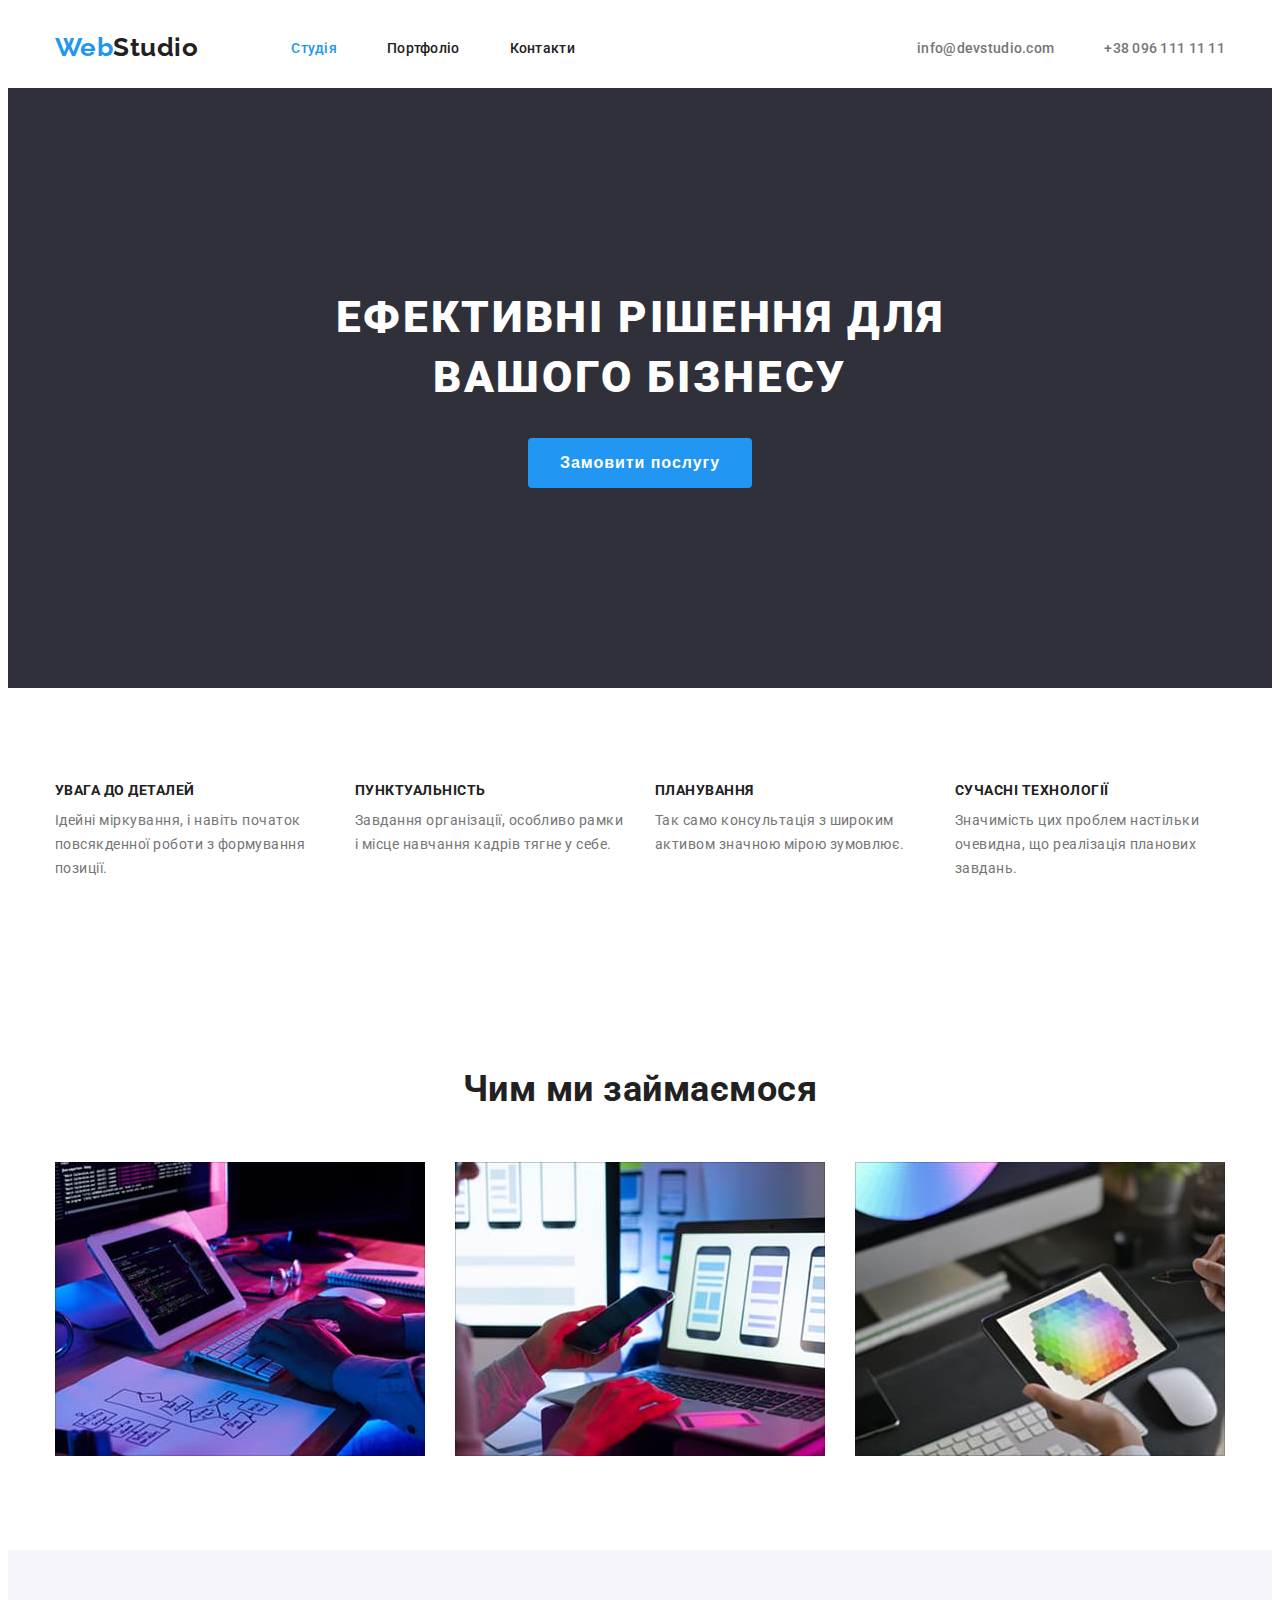
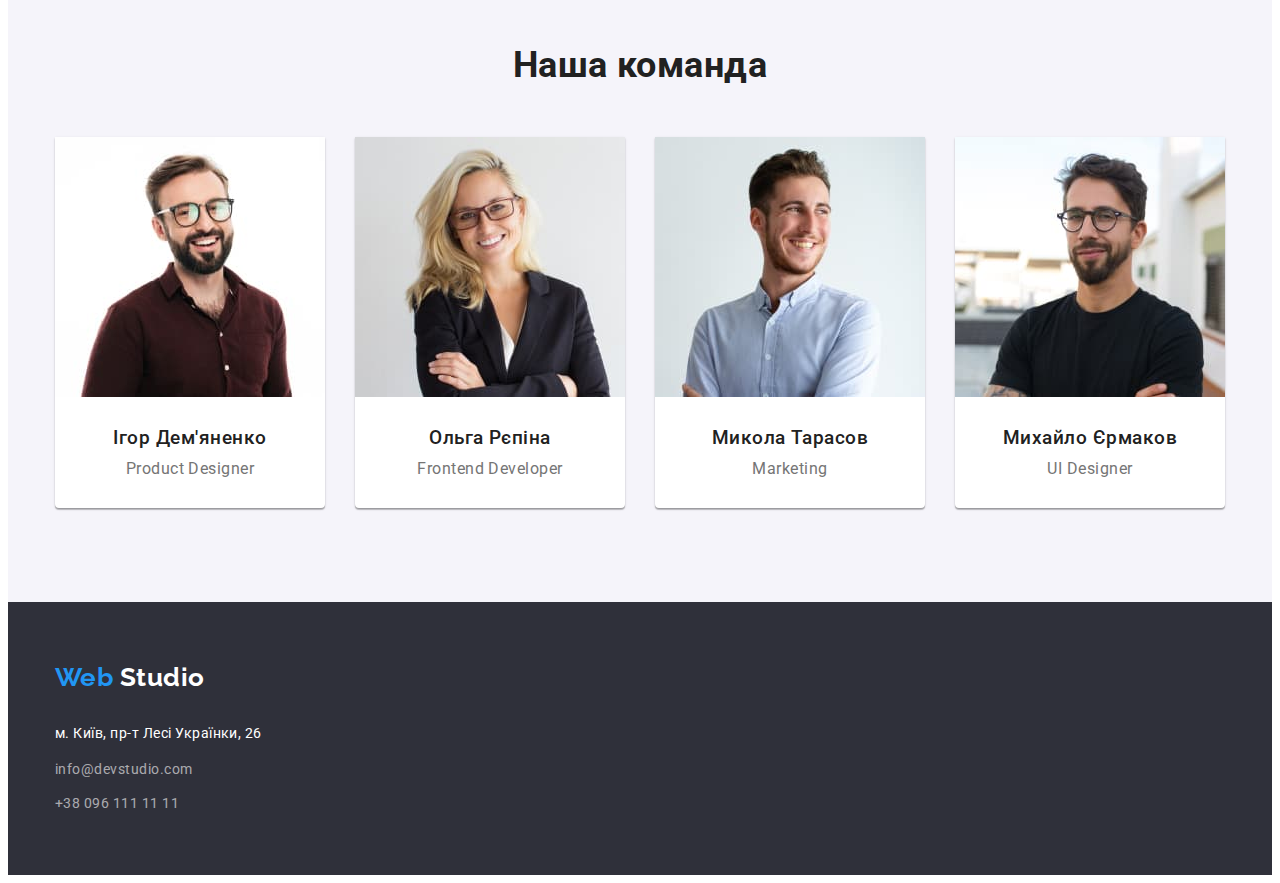
<file: index.html>
<!doctype html>
<html lang="uk">
  <head>
    <meta charset="UTF-8" />
    <meta name="viewport" content="width=device-width, initial-scale=1.0" />
    <title>Студия</title>
    <link rel="preconnect" href="https://fonts.googleapis.com" />
    <link rel="preconnect" href="https://fonts.gstatic.com" crossorigin />
    <link
      href="https://fonts.googleapis.com/css2?family=Raleway:wght@700&family=Roboto:wght@400;500;700;900&display=swap"
      rel="stylesheet"
    />
    <link
      rel="stylesheet"
      href="https://cdnjs.cloudflare.com/ajax/libs/modern-normalize/3.0.1/modern-normalize.min.css"
      integrity="sha512-q6WgHqiHlKyOqslT/lgBgodhd03Wp4BEqKeW6nNtlOY4quzyG3VoQKFrieaCeSnuVseNKRGpGeDU3qPmabCANg=="
      crossorigin="anonymous"
      referrerpolicy="no-referrer"
    />
    <link rel="stylesheet" href="./css/styles.css" />
  </head>
  <body>
    <header class="header">
      <div class="container header-container">
        <a href="./index.html" class="logo-link"> <span class="logo-accent">Web</span>Studio </a>
        <nav>
          <ul class="nav-list">
            <li><a href="./index.html" class="nav-link current">Студія</a></li>
            <li><a href="./portfolio.html" class="nav-link">Портфоліо</a></li>
            <li><a href="" class="nav-link">Контакти</a></li>
          </ul>
        </nav>
        <ul class="header-list">
          <li>
            <a href="mailto:info@devstudio.com" class="header-contact">info@devstudio.com</a>
          </li>
          <li>
            <a href="tel:+380961111111" class="header-contact">+38 096 111 11 11</a>
          </li>
        </ul>
      </div>
    </header>
    <main>
      <section class="hero">
        <div class="container">
          <h1 class="hero-title">Ефективні рішення для вашого бізнесу</h1>
          <button type="button" class="hero-button">Замовити послугу</button>
        </div>
      </section>
      <section class="section">
        <div class="container">
          <h2 class="visually-hidden">Наші переваги</h2>
          <ul class="feature-list">
            <li class="feature-item">
              <h3 class="feature-title">УВАГА ДО ДЕТАЛЕЙ</h3>
              <p class="feature-text">
                Ідейні міркування, і навіть початок повсякденної роботи з формування позиції.
              </p>
            </li>
            <li class="feature-item">
              <h3 class="feature-title">ПУНКТУАЛЬНІСТЬ</h3>
              <p class="feature-text">
                Завдання організації, особливо рамки і місце навчання кадрів тягне у себе.
              </p>
            </li>
            <li class="feature-item">
              <h3 class="feature-title">ПЛАНУВАННЯ</h3>
              <p class="feature-text">
                Так само консультація з широким активом значною мірою зумовлює.
              </p>
            </li>
            <li class="feature-item">
              <h3 class="feature-title">СУЧАСНІ ТЕХНОЛОГІЇ</h3>
              <p class="feature-text">
                Значимість цих проблем настільки очевидна, що реалізація планових завдань.
              </p>
            </li>
          </ul>
        </div>
      </section>

      <section class="section">
        <!-- services -->
        <div class="container">
          <h2 class="section-title">Чим ми займаємося</h2>
          <ul class="services-list">
            <li>
              <img
                src="./images/examples-of-work/box1.jpg"
                alt="Приклади робіт"
                width="370"
                height="294"
              />
            </li>
            <li>
              <img
                src="./images/examples-of-work/box2.jpg"
                alt="Приклади робіт"
                width="370"
                height="294"
              />
            </li>
            <li>
              <img
                src="./images/examples-of-work/box3.jpg"
                alt="Приклади робіт"
                width="370"
                height="294"
              />
            </li>
          </ul>
        </div>
      </section>
      <section class="section team">
        <div class="container">
          <h2 class="section-title">Наша команда</h2>
          <ul class="team-list">
            <li class="team-item">
              <img
                src="./images/employees/img.jpg"
                alt="Фото співробітника Ігор Дем'яненко"
                width="270"
                height="260"
              />
              <div class="team-info">
                <h3 class="team-title">Ігор Дем'яненко</h3>
                <p class="team-text">Product Designer</p>
              </div>
            </li>
            <li class="team-item">
              <img
                src="./images/employees/img-1.jpg"
                alt="Фото співробітника Ольга Рєпіна"
                width="270"
                height="260"
              />
              <div class="team-info">
                <h3 class="team-title">Ольга Рєпіна</h3>
                <p class="team-text">Frontend Developer</p>
              </div>
            </li>
            <li class="team-item">
              <img
                src="./images/employees/img-2.jpg"
                alt="Фото співробітника Микола Тарасов"
                width="270"
                height="260"
              />
              <div class="team-info">
                <h3 class="team-title">Микола Тарасов</h3>
                <p class="team-text">Marketing</p>
              </div>
            </li>
            <li class="team-item">
              <img
                src="./images/employees/img-3.jpg"
                alt="Фото співробітника Михайло Єрмаков"
                width="270"
                height="260"
              />
              <div class="team-info">
                <h3 class="team-title">Михайло Єрмаков</h3>
                <p class="team-text">UI Designer</p>
              </div>
            </li>
          </ul>
        </div>
      </section>
    </main>
    <footer class="footer">
      <div class="container">
        <a href="./index.html" class="logo-link">
          <span class="logo-accent">Web</span> <span class="logo-footer">Studio</span>
        </a>
        <address class="contact">
          <p class="contact-address">м. Київ, пр-т Лесі Українки, 26</p>
          <ul class="contact-items">
            <li>
              <a href="mailto:info@devstudio.com" class="contact-link">info@devstudio.com</a>
            </li>
            <li>
              <a href="tel:+380961111111" class="contact-link">+38 096 111 11 11</a>
            </li>
          </ul>
        </address>
      </div>
    </footer>
  </body>
</html>
</file>
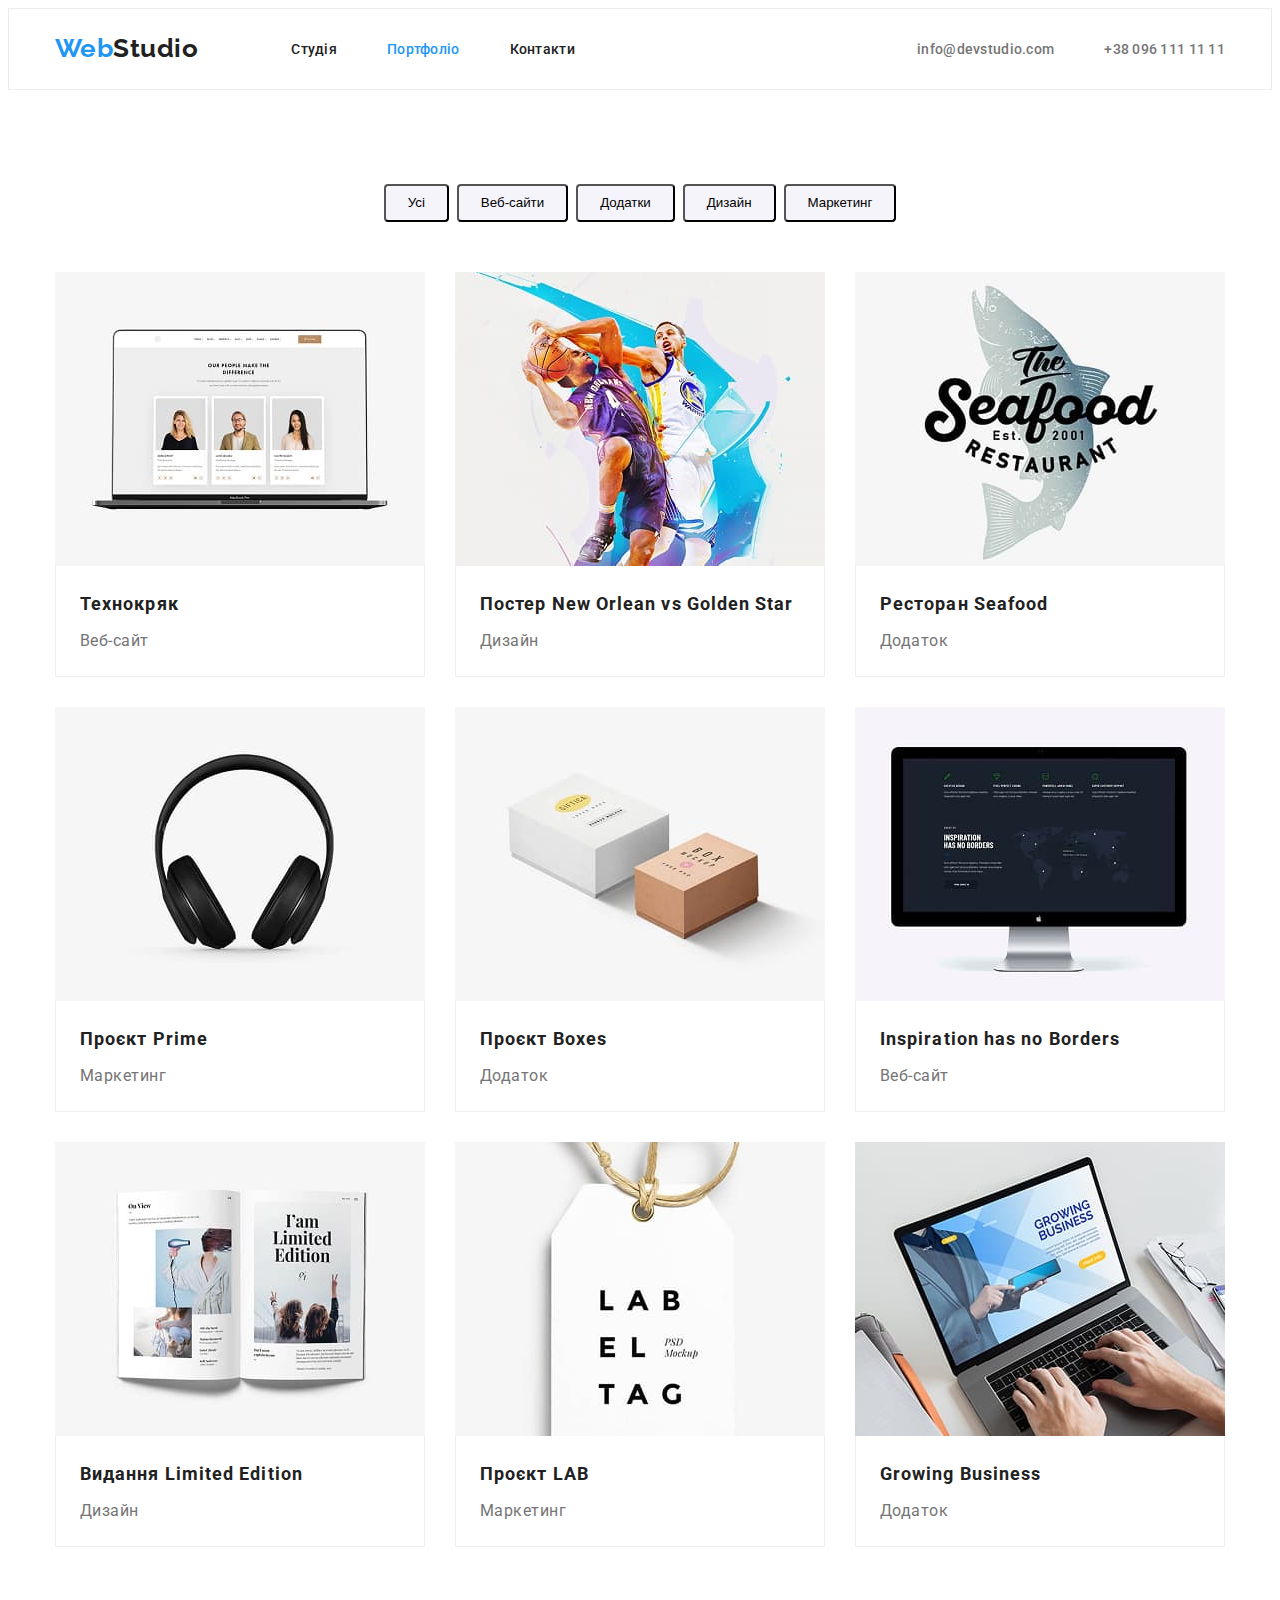
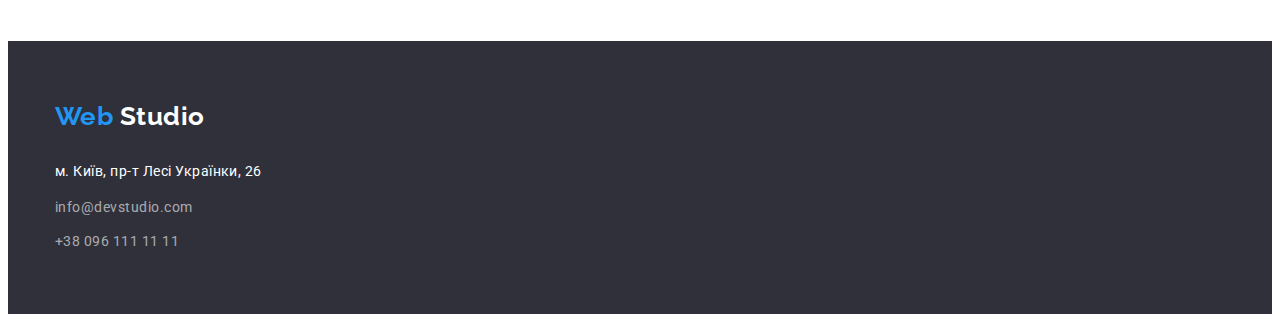
<file: portfolio.html>
<!doctype html>
<html lang="uk">
  <head>
    <meta charset="UTF-8" />
    <meta name="viewport" content="width=device-width, initial-scale=1.0" />
    <title>Портфоліо</title>
    <link rel="preconnect" href="https://fonts.googleapis.com" />
    <link rel="preconnect" href="https://fonts.gstatic.com" crossorigin />
    <link
      href="https://fonts.googleapis.com/css2?family=Raleway:wght@700&family=Roboto:wght@400;500;700;900&display=swap"
      rel="stylesheet"
    />
    <link
      rel="stylesheet"
      href="https://cdnjs.cloudflare.com/ajax/libs/modern-normalize/3.0.1/modern-normalize.min.css"
      integrity="sha512-q6WgHqiHlKyOqslT/lgBgodhd03Wp4BEqKeW6nNtlOY4quzyG3VoQKFrieaCeSnuVseNKRGpGeDU3qPmabCANg=="
      crossorigin="anonymous"
      referrerpolicy="no-referrer"
    />
    <link rel="stylesheet" href="./css/styles.css" />
  </head>
  <body>
    <header class="header header-portfolio">
      <div class="container header-container">
        <a href="./index.html" class="logo-link"> <span class="logo-accent">Web</span>Studio </a>
        <nav>
          <ul class="nav-list">
            <li><a href="./index.html" class="nav-link">Студія</a></li>
            <li><a href="./portfolio.html" class="nav-link current">Портфоліо</a></li>
            <li><a href="" class="nav-link">Контакти</a></li>
          </ul>
        </nav>
        <ul class="header-list">
          <li>
            <a href="mailto:info@devstudio.com" class="header-contact">info@devstudio.com</a>
          </li>
          <li>
            <a href="tel:+380961111111" class="header-contact">+38 096 111 11 11</a>
          </li>
        </ul>
      </div>
    </header>
    <main>
      <section class="section">
        <div class="container">
          <h1 class="visually-hidden">Приклади наших робіт</h1>
          <ul class="filter-list">
            <li><button type="button" class="filter-button">Усі</button></li>
            <li><button type="button" class="filter-button">Веб-сайти</button></li>
            <li><button type="button" class="filter-button">Додатки</button></li>
            <li><button type="button" class="filter-button">Дизайн</button></li>
            <li><button type="button" class="filter-button">Маркетинг</button></li>
          </ul>
          <ul class="portfolio-list">
            <li>
              <a href="">
                <img
                  src="./images/portfolio-examples/img1.jpg"
                  alt="Приклад веб-сайту Технокряк"
                  width="370"
                  height="294"
                />
                <div class="portfolio-info">
                  <h2 class="portfolio-title">Технокряк</h2>
                  <p class="portfolio-text">Веб-сайт</p>
                </div>
              </a>
            </li>
            <li>
              <a href="">
                <img
                  src="./images/portfolio-examples/img2.jpg"
                  alt="Постер New Orlean vs Golden Star"
                  width="370"
                  height="294"
                />
                <div class="portfolio-info">
                  <h2 class="portfolio-title">Постер New Orlean vs Golden Star</h2>
                  <p class="portfolio-text">Дизайн</p>
                </div>
              </a>
            </li>
            <li>
              <a href="">
                <img
                  src="./images/portfolio-examples/img3.jpg"
                  alt="Приклад додатку Ресторан Seafood"
                  width="370"
                  height="294"
                />
                <div class="portfolio-info">
                  <h2 class="portfolio-title">Ресторан Seafood</h2>
                  <p class="portfolio-text">Додаток</p>
                </div>
              </a>
            </li>
            <li>
              <a href="">
                <img
                  src="./images/portfolio-examples/img4.jpg"
                  alt="Навушники"
                  width="370"
                  height="294"
                />
                <div class="portfolio-info">
                  <h2 class="portfolio-title">Проєкт Prime</h2>
                  <p class="portfolio-text">Маркетинг</p>
                </div>
              </a>
            </li>
            <li>
              <a href="">
                <img
                  src="./images/portfolio-examples/img5.jpg"
                  alt="Дві коробки"
                  width="370"
                  height="294"
                />
                <div class="portfolio-info">
                  <h2 class="portfolio-title">Проєкт Boxes</h2>
                  <p class="portfolio-text">Додаток</p>
                </div>
              </a>
            </li>
            <li>
              <a href="">
                <img
                  src="./images/portfolio-examples/img6.jpg"
                  alt="Приклад веб-сайту Inspiration has no Borders"
                  width="370"
                  height="294"
                />
                <div class="portfolio-info">
                  <h2 class="portfolio-title">Inspiration has no Borders</h2>
                  <p class="portfolio-text">Веб-сайт</p>
                </div>
              </a>
            </li>
            <li>
              <a href="">
                <img
                  src="./images/portfolio-examples/img7.jpg"
                  alt="Приклад дизайну книги"
                  width="370"
                  height="294"
                />
                <div class="portfolio-info">
                  <h2 class="portfolio-title">Видання Limited Edition</h2>
                  <p class="portfolio-text">Дизайн</p>
                </div>
              </a>
            </li>
            <li>
              <a href="">
                <img
                  src="./images/portfolio-examples/img8.jpg"
                  alt="Рекламний дизайн у вігляді бірки для одягу"
                  width="370"
                  height="294"
                />
                <div class="portfolio-info">
                  <h2 class="portfolio-title">Проєкт LAB</h2>
                  <p class="portfolio-text">Маркетинг</p>
                </div>
              </a>
            </li>
            <li>
              <a href="">
                <img
                  src="./images/portfolio-examples/img9.jpg"
                  alt="Ноутбук на якому працюють"
                  width="370"
                  height="294"
                />
                <div class="portfolio-info">
                  <h2 class="portfolio-title">Growing Business</h2>
                  <p class="portfolio-text">Додаток</p>
                </div>
              </a>
            </li>
          </ul>
        </div>
      </section>
    </main>
    <footer class="footer">
      <div class="container">
        <a href="./index.html" class="logo-link">
          <span class="logo-accent">Web</span> <span class="logo-footer">Studio</span>
        </a>
        <address class="contact">
          <p class="contact-address">м. Київ, пр-т Лесі Українки, 26</p>
          <ul class="contact-items">
            <li>
              <a href="mailto:info@devstudio.com" class="contact-link">info@devstudio.com</a>
            </li>
            <li>
              <a href="tel:+380961111111" class="contact-link">+38 096 111 11 11</a>
            </li>
          </ul>
        </address>
      </div>
    </footer>
  </body>
</html>
</file>
<file: css/styles.css>
html {
    box-sizing: border-box;
}

*,
*::after,
*::before {
    box-sizing: inherit;
}

h1,
h2,
h3,
h4,
h5,
h6,
p,
ul {
    margin: 0;
    padding: 0;
}

a {
    text-decoration: none;
}

ul {
    list-style: none;
}

img {
    display: block;
    max-width: 100%;
    height: auto;
}

:root {
    --font-family: "Roboto", sans-serif;
    --second-family: "Raleway", sans-serif;

  
    --font-size-base: 16px;

    --ls-tight: 0.02em;
    --ls-normal: 0.03em;
    --ls-wide: 0.06em;

    --lh-auto: 1.2;


    --color-text-main: #212121;
    --color-text-secondary: #757575;
    --color-bg-primary: #ffffff;
    --color-bg-secondary: #f5f4fa;
    --color-accent: #2196f3;

}

body {
background-color: var(--color-bg-primary);

font-family: var(--font-family);    
font-size: var(--font-size-base);
color: var(--color-text-main);
line-height: var(--lh-auto);
letter-spacing: var(--ls-normal);
font-weight: 400;
}

.container {
  max-width:1200px;
  padding-left: 15px;
  padding-right: 15px;
  margin: 0 auto;
}

.header{
    padding:24px 0 25px;
}

.header-portfolio{
    border-width:1px;
    border-color:#ECECEC;
    border-style:solid;
}

.header-container {
    display: flex;
    align-items: center;
}

.header .logo-link {
    margin-right: 93px;
}

.logo-link {

    color:inherit;
    font-family: var(--second-family);
    font-size: 26px;
    font-weight: 700;
}

.logo-accent {
    color:var(--color-accent);
}


.nav-list{
    display:flex;
    gap: 50px;
}

.header-list{
    display: flex;
    margin-left: auto;
   gap: 50px;
}

.nav-link{font-size: 14px;
letter-spacing: var(--ls-tight);
font-weight: 500;
color: var(--color-text-main);
}

.nav-link.current {
    color: var(--color-accent);
}



.header-contact {
    font-size: 14px;
        letter-spacing: var(--ls-tight);
        font-weight: 500;
        color:var(--color-text-secondary);
}



.nav-link:hover,
.nav-link:focus,
.header-contact:hover,
.header-contact:focus{
    color:var(--color-accent);
}

.hero{
    background-color: #2F303A;
    padding-top: 200px;
    padding-bottom: 200px;
    
    
    
}
.hero .container{
    display: flex;
    flex-direction: column;
    align-items: center;
   
}

.hero-title{
    max-width: 696px;
    margin-bottom: 30px;


font-size: 44px;
    font-weight: 900;
    line-height:1.36;
    text-transform:uppercase;
    color:var(--color-bg-primary);
    letter-spacing: var(--ls-wide);
    text-align: center;
}

.hero-button{
   
    min-width: 216px;
    padding: 10px 32px;
    border-radius: 4px;
    border-width: 0;

    text-align: center;
    letter-spacing: var(--ls-wide);
    font-size: 16px;
    font-weight: 700;
    line-height: 1.875;
    color: var(--color-bg-primary);

    background-color: var(--color-accent);

    cursor:pointer;
}

.section{
    padding-top: 94px;
    padding-bottom: 94px;
}

.visually-hidden {
    position: absolute;
    width: 1px;
    height: 1px;
    margin: -1px;
    border: none;
    padding: 0;

    white-space: nowrap;
    clip-path: inset(100%);
    clip: rect(0 0 0 0);
    overflow: hidden;
}

.feature-list{
display: flex;
gap:30px;
}

.feature-item{
    flex-basis:calc((100% - 3*30px)/4)
}

.feature-title {
margin-bottom: 10px;

    font-size: 14px;
    font-weight: 700;
}

.feature-text {
    color: var(--color-text-secondary);
    font-size: 14px;
    line-height: 1.71;
}


.services-list, .team-list{
    display: flex;
    gap: 30px;
}

.section-title {
margin-bottom: 50px;

font-size: 36px;
 font-weight: 700;
 text-align: center;
}

.team{
    background: var(--color-bg-secondary);
}

.team-info {
    padding-top: 30px;
    padding-bottom: 30px;
}

.team-item {
    border-radius: 0 0 4px 4px;

    background-color: var(--color-bg-primary);
    box-shadow: 0 2px 1px 0 rgba(0, 0, 0, 0.2), 0 1px 1px 0 rgba(0, 0, 0, 0.14), 0 1px 3px 0 rgba(0, 0, 0, 0.12);
    
}

.team-title{
margin-bottom: 10px;

font-weight: 500;
text-align: center;
  
}

.team-text{
text-align: center;
color: var(--color-text-secondary);
}

.footer {
    padding-top: 60px;
    padding-bottom: 60px;

    background-color: #2F303A;;
}

.footer .logo-link {
    display: inline-block;
    margin-bottom: 28px;
}

.logo-footer{
    color: var(--color-bg-primary);
}

.contact{
    font-style: normal;
}

.contact-address{
   margin-bottom: 12px;

    color: var(--color-bg-primary);
    font-size: 14px;
    line-height: 1.71;
}

.contact-items{
    display: flex;
    gap: 10px;
    flex-direction: column;
}

.contact-link{
color: rgba(255, 255, 255, 0.6);
font-size: 14px;
    line-height: 1.71;
}

.contact-link:hover,.contact-link:focus{
    color: var(--color-accent);
}

.filter-list{
    display: flex;
    gap:8px;
    justify-content: center;
    margin-bottom: 50px;
    
}

.filter-button{
padding: 6px 22px;

border-radius: 4px;
cursor: pointer;
    line-height: 1.625;
    text-align: center;
    font-weight: 500;
    background-color: var(--color-bg-secondary);
}

.filter-button:hover, .filter-button:focus {
    background-color: var(--color-accent);
    color: var(--color-bg-primary);
}

.portfolio-list {
    display: flex;
    gap:30px;
    flex-wrap: wrap;
}

.portfolio-info {
    padding: 20px 24px;
    border-bottom:  1px solid #eee;
    border-left: 1px solid #eee;
    border-right: 1px solid #eee;
   
}

.portfolio-title{
    margin-bottom: 4px;

    font-weight: 700;
    font-size: 18px;
    line-height: 2;
    letter-spacing: var(--ls-wide);
    color: var(--color-text-main);
}

.portfolio-text {
        line-height: 1.875;
        color: var(--color-text-secondary);
                     
}
</file>
